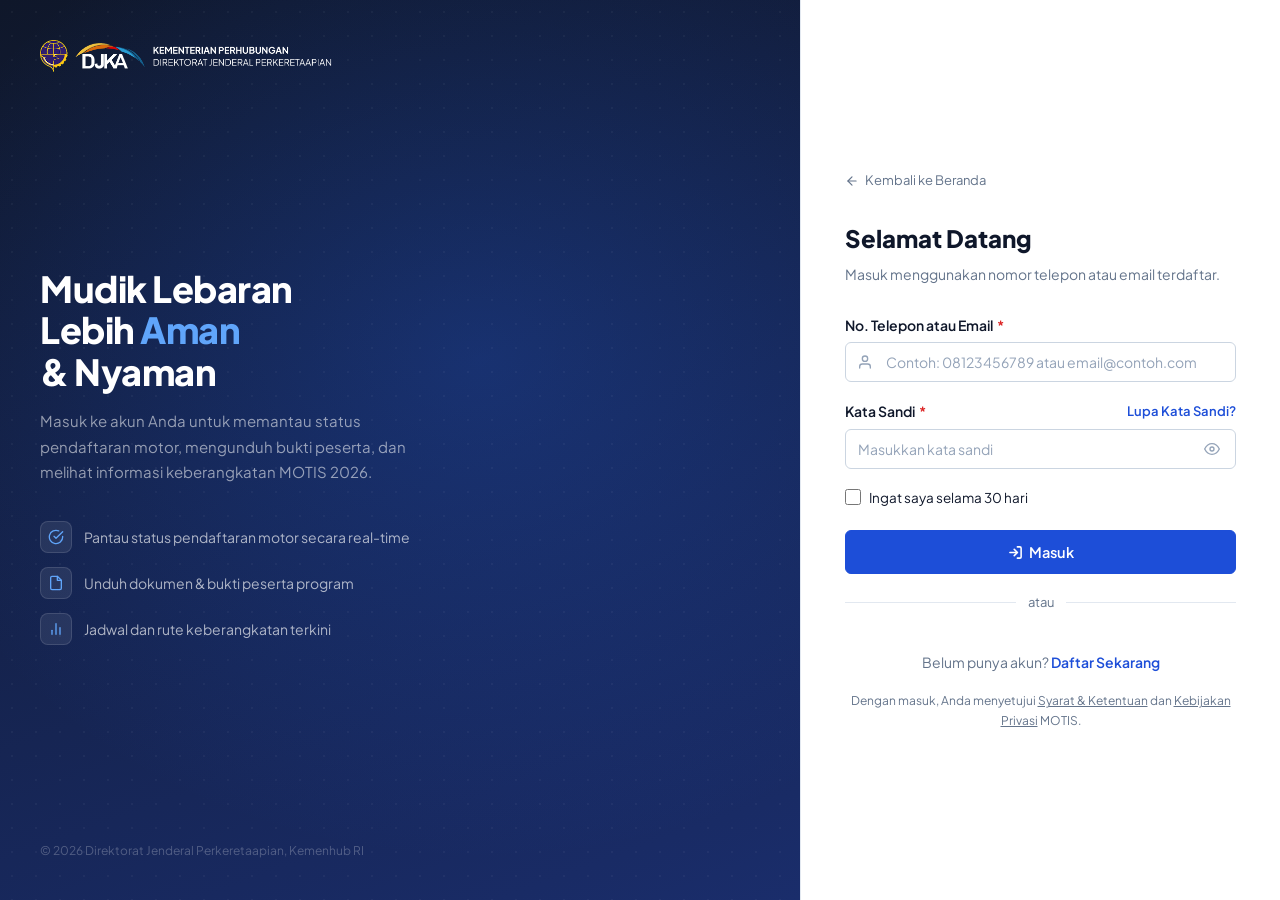
<file: login.html>
<!DOCTYPE html>
<html lang="id">
<head>
  <meta charset="UTF-8">
  <meta name="viewport" content="width=device-width, initial-scale=1.0">
  <title>Masuk – MOTIS | DJKA Kemenhub</title>
  <link rel="preconnect" href="https://fonts.googleapis.com">
  <link rel="preconnect" href="https://fonts.gstatic.com" crossorigin>
  <link href="https://fonts.googleapis.com/css2?family=Plus+Jakarta+Sans:wght@400;500;600;700;800&family=JetBrains+Mono:wght@400;500&display=swap" rel="stylesheet">
  <link rel="stylesheet" href="style.css">
  <style>
    body { background: var(--color-bg); min-height: 100vh; display: flex; flex-direction: column; }

    /* ── Auth Layout ──────────────────────────────────── */
    .auth-page {
      flex: 1;
      display: grid;
      grid-template-columns: 1fr 480px;
      min-height: 100vh;
    }

    /* Left panel – brand */
    .auth-brand {
      background: linear-gradient(160deg, var(--color-topbar-bg) 0%, #1a2d6b 100%);
      display: flex;
      flex-direction: column;
      padding: 40px;
      position: relative;
      overflow: hidden;
    }
    .auth-brand::before {
      content: '';
      position: absolute; inset: 0;
      background: radial-gradient(ellipse 600px 500px at 60% 40%, rgba(37,99,235,.25), transparent);
      pointer-events: none;
    }
    .auth-brand::after {
      content: '';
      position: absolute; inset: 0;
      background-image: radial-gradient(circle, rgba(255,255,255,.04) 1px, transparent 1px);
      background-size: 24px 24px;
      pointer-events: none;
    }
    .auth-brand-top {
      position: relative;
      z-index: 1;
      display: flex;
      align-items: center;
      gap: 10px;
      text-decoration: none;
    }
    .auth-brand-top .brand-name { color: #fff; font-size: 18px; font-weight: 800; }
    .auth-brand-top .brand-sub  { color: rgba(255,255,255,.4); font-size: 11px; }

    .auth-brand-content {
      flex: 1;
      display: flex;
      flex-direction: column;
      justify-content: center;
      position: relative;
      z-index: 1;
      padding: 20px 0;
    }
    .auth-brand-tagline {
      font-size: 36px;
      font-weight: 800;
      color: #fff;
      line-height: 1.15;
      margin-bottom: 16px;
      letter-spacing: -.5px;
    }
    .auth-brand-tagline span { color: #60A5FA; }
    .auth-brand-desc {
      font-size: 15px;
      color: rgba(255,255,255,.55);
      line-height: 1.7;
      max-width: 380px;
      margin-bottom: 36px;
    }
    .auth-features { display: flex; flex-direction: column; gap: 14px; }
    .auth-feature-item {
      display: flex;
      align-items: center;
      gap: 12px;
      font-size: 14px;
      color: rgba(255,255,255,.65);
    }
    .auth-feature-icon {
      width: 32px; height: 32px;
      background: rgba(255,255,255,.08);
      border: 1px solid rgba(255,255,255,.12);
      border-radius: 8px;
      display: flex; align-items: center; justify-content: center;
      color: #60A5FA; flex-shrink: 0;
    }
    .auth-feature-icon svg { width: 16px; height: 16px; }
    .auth-brand-footer {
      position: relative; z-index: 1;
      font-size: 12px; color: rgba(255,255,255,.25);
    }

    /* Right panel – form */
    .auth-form-panel {
      background: #fff;
      display: flex;
      flex-direction: column;
      justify-content: center;
      padding: 48px 44px;
      border-left: 1px solid var(--color-border);
    }
    .auth-form-header { margin-bottom: 28px; }
    .auth-form-title {
      font-size: 24px; font-weight: 800;
      color: var(--color-text); margin-bottom: 6px;
    }
    .auth-form-subtitle { font-size: 14px; color: var(--color-muted); }

    .form-stack { display: flex; flex-direction: column; gap: 18px; }
    .form-stack .btn-primary { width: 100%; height: 44px; font-size: 14.5px; margin-top: 4px; }

    /* Input with icon */
    .input-wrapper { position: relative; }
    .input-icon-l {
      position: absolute; left: 12px; top: 50%; transform: translateY(-50%);
      color: var(--gray-400); pointer-events: none; display: flex;
    }
    .input-icon-l svg { width: 16px; height: 16px; }
    .has-icon-l { padding-left: 40px; }

    /* Password toggle */
    .pw-toggle {
      position: absolute; right: 12px; top: 50%; transform: translateY(-50%);
      background: none; border: none; cursor: pointer;
      color: var(--gray-400); display: flex; padding: 4px; border-radius: 4px;
    }
    .pw-toggle:hover { color: var(--gray-600); }
    .pw-toggle svg { width: 16px; height: 16px; }

    /* Row flex */
    .form-row-between { display: flex; align-items: center; justify-content: space-between; }
    .forgot-link {
      font-size: 13px; font-weight: 600; color: var(--color-primary);
      background: none; border: none; cursor: pointer; padding: 0;
      font-family: var(--font-ui);
    }
    .forgot-link:hover { color: var(--color-primary-hover); text-decoration: underline; }

    /* Checkbox */
    .checkbox-row { display: flex; align-items: center; gap: 8px; cursor: pointer; }
    .checkbox-row input { width: 16px; height: 16px; accent-color: var(--color-primary); cursor: pointer; }
    .checkbox-label { font-size: 13.5px; color: var(--color-text); cursor: pointer; }

    /* Alert */
    .alert {
      display: flex; align-items: flex-start; gap: 10px;
      padding: 12px 14px; border-radius: var(--radius-card); font-size: 13.5px;
    }
    .alert svg { width: 16px; height: 16px; flex-shrink: 0; margin-top: 1px; }
    .alert-danger { background: var(--color-danger-bg); border: 1px solid #FECACA; color: #991B1B; }

    /* Auth footer */
    .auth-footer { margin-top: 20px; text-align: center; }
    .auth-footer p { font-size: 14px; color: var(--color-muted); }
    .auth-footer a { font-weight: 600; color: var(--color-primary); }
    .auth-footer a:hover { color: var(--color-primary-hover); }

    /* Back link */
    .back-home {
      display: inline-flex; align-items: center; gap: 6px;
      font-size: 13px; color: var(--color-muted); text-decoration: none;
      margin-bottom: 28px; transition: color .15s;
    }
    .back-home:hover { color: var(--color-text); }
    .back-home svg { width: 14px; height: 14px; }

    /* ── Modal (Lupa Kata Sandi) ──────────────────────── */
    .modal-overlay {
      position: fixed; inset: 0; z-index: 200;
      background: rgba(15,23,42,.55);
      backdrop-filter: blur(4px);
      display: flex; align-items: center; justify-content: center;
      padding: 20px;
      opacity: 0; pointer-events: none;
      transition: opacity .2s ease;
    }
    .modal-overlay.is-open { opacity: 1; pointer-events: auto; }
    .modal-box {
      background: #fff;
      border-radius: var(--radius-modal);
      padding: 32px;
      width: 100%;
      max-width: 420px;
      box-shadow: var(--shadow-xl);
      transform: translateY(12px);
      transition: transform .25s ease;
      position: relative;
    }
    .modal-overlay.is-open .modal-box { transform: translateY(0); }
    .modal-close {
      position: absolute; top: 14px; right: 14px;
      background: var(--gray-100); border: none; cursor: pointer;
      width: 28px; height: 28px; border-radius: 50%;
      display: flex; align-items: center; justify-content: center;
      color: var(--gray-500); transition: background .15s;
    }
    .modal-close:hover { background: var(--gray-200); }
    .modal-close svg { width: 14px; height: 14px; }
    .modal-icon {
      width: 52px; height: 52px; border-radius: 12px;
      display: flex; align-items: center; justify-content: center;
      margin: 0 auto 16px;
    }
    .modal-icon.warning { background: var(--color-warning-bg); color: var(--color-warning); }
    .modal-icon svg { width: 26px; height: 26px; }
    .modal-title { font-size: 20px; font-weight: 800; text-align: center; margin-bottom: 6px; }
    .modal-desc { font-size: 13.5px; color: var(--color-muted); text-align: center; line-height: 1.6; margin-bottom: 24px; }
    .modal-success {
      display: flex; gap: 10px; align-items: flex-start;
      background: var(--color-success-bg);
      border: 1px solid #BBF7D0;
      border-radius: var(--radius-card);
      padding: 12px 14px;
      font-size: 13.5px;
      color: #14532D;
    }
    .modal-success svg { width: 16px; height: 16px; flex-shrink: 0; margin-top: 1px; color: var(--color-success); }

    /* Responsive */
    @media (max-width: 900px) {
      .auth-page { grid-template-columns: 1fr; }
      .auth-brand { display: none; }
      .auth-form-panel { padding: 40px 28px; min-height: 100vh; }
    }
    @media (max-width: 480px) {
      .auth-form-panel { padding: 28px 20px; }
    }

    .hidden { display: none !important; }
    @keyframes spin { from { transform: rotate(0deg); } to { transform: rotate(360deg); } }
  </style>
</head>
<body>
<div class="auth-page">

  <!-- Brand Left Panel -->
  <div class="auth-brand">
    <a href="index.html" class="auth-brand-top">
      <img src="logo-kemenhub.png" alt="Logo Kemenhub" class="brand-logo-img">
    </a>
    <div class="auth-brand-content">
      <h1 class="auth-brand-tagline">
        Mudik Lebaran<br>
        Lebih <span>Aman</span><br>
        & Nyaman
      </h1>
      <p class="auth-brand-desc">
        Masuk ke akun Anda untuk memantau status pendaftaran motor, mengunduh bukti peserta, dan melihat informasi keberangkatan MOTIS 2026.
      </p>
      <div class="auth-features">
        <div class="auth-feature-item">
          <div class="auth-feature-icon">
            <svg xmlns="http://www.w3.org/2000/svg" viewBox="0 0 24 24" fill="none" stroke="currentColor" stroke-width="2" stroke-linecap="round" stroke-linejoin="round"><path d="M22 11.08V12a10 10 0 1 1-5.93-9.14"/><polyline points="22 4 12 14.01 9 11.01"/></svg>
          </div>
          Pantau status pendaftaran motor secara real-time
        </div>
        <div class="auth-feature-item">
          <div class="auth-feature-icon">
            <svg xmlns="http://www.w3.org/2000/svg" viewBox="0 0 24 24" fill="none" stroke="currentColor" stroke-width="2" stroke-linecap="round" stroke-linejoin="round"><path d="M14 2H6a2 2 0 0 0-2 2v16a2 2 0 0 0 2 2h12a2 2 0 0 0 2-2V8z"/><polyline points="14 2 14 8 20 8"/></svg>
          </div>
          Unduh dokumen & bukti peserta program
        </div>
        <div class="auth-feature-item">
          <div class="auth-feature-icon">
            <svg xmlns="http://www.w3.org/2000/svg" viewBox="0 0 24 24" fill="none" stroke="currentColor" stroke-width="2" stroke-linecap="round" stroke-linejoin="round"><path d="M18 20V10"/><path d="M12 20V4"/><path d="M6 20v-6"/></svg>
          </div>
          Jadwal dan rute keberangkatan terkini
        </div>
      </div>
    </div>
    <div class="auth-brand-footer">© 2026 Direktorat Jenderal Perkeretaapian, Kemenhub RI</div>
  </div>

  <!-- Form Right Panel -->
  <div class="auth-form-panel">
    <a href="index.html" class="back-home">
      <svg xmlns="http://www.w3.org/2000/svg" viewBox="0 0 24 24" fill="none" stroke="currentColor" stroke-width="2" stroke-linecap="round" stroke-linejoin="round"><line x1="19" y1="12" x2="5" y2="12"/><polyline points="12 19 5 12 12 5"/></svg>
      Kembali ke Beranda
    </a>

    <div class="auth-form-header">
      <h2 class="auth-form-title">Selamat Datang</h2>
      <p class="auth-form-subtitle">Masuk menggunakan nomor telepon atau email terdaftar.</p>
    </div>

    <!-- Error alert -->
    <div class="alert alert-danger hidden" id="loginAlert" style="margin-bottom:16px">
      <svg xmlns="http://www.w3.org/2000/svg" viewBox="0 0 24 24" fill="none" stroke="currentColor" stroke-width="2" stroke-linecap="round" stroke-linejoin="round"><circle cx="12" cy="12" r="10"/><line x1="12" y1="8" x2="12" y2="12"/><line x1="12" y1="16" x2="12.01" y2="16"/></svg>
      <span>Nomor telepon/email atau kata sandi tidak sesuai. Periksa kembali dan coba lagi.</span>
    </div>

    <form class="form-stack" id="loginForm" novalidate>

      <!-- Identity: No. HP atau Email -->
      <div class="form-group">
        <label class="form-label" for="identity">
          No. Telepon atau Email <span class="required">*</span>
        </label>
        <div class="input-wrapper">
          <span class="input-icon-l">
            <svg xmlns="http://www.w3.org/2000/svg" viewBox="0 0 24 24" fill="none" stroke="currentColor" stroke-width="2" stroke-linecap="round" stroke-linejoin="round"><path d="M20 21v-2a4 4 0 0 0-4-4H8a4 4 0 0 0-4 4v2"/><circle cx="12" cy="7" r="4"/></svg>
          </span>
          <input
            class="form-input has-icon-l"
            id="identity"
            type="text"
            name="identity"
            autocomplete="username"
            placeholder="Contoh: 08123456789 atau email@contoh.com"
            required
          >
        </div>
        <span class="form-error hidden" id="identityError">
          <svg xmlns="http://www.w3.org/2000/svg" viewBox="0 0 24 24" fill="none" stroke="currentColor" stroke-width="2.5" stroke-linecap="round" stroke-linejoin="round"><circle cx="12" cy="12" r="10"/><line x1="12" y1="8" x2="12" y2="12"/><line x1="12" y1="16" x2="12.01" y2="16"/></svg>
          Masukkan nomor telepon atau email yang valid.
        </span>
      </div>

      <!-- Password -->
      <div class="form-group">
        <div class="form-row-between">
          <label class="form-label" for="password">Kata Sandi <span class="required">*</span></label>
          <button type="button" class="forgot-link" id="forgotBtn">Lupa Kata Sandi?</button>
        </div>
        <div class="input-wrapper">
          <input
            class="form-input"
            id="password"
            type="password"
            name="password"
            autocomplete="current-password"
            placeholder="Masukkan kata sandi"
            style="padding-right:44px"
            required
          >
          <button type="button" class="pw-toggle" id="pwToggle" aria-label="Tampilkan kata sandi">
            <svg id="eyeIcon" xmlns="http://www.w3.org/2000/svg" viewBox="0 0 24 24" fill="none" stroke="currentColor" stroke-width="2" stroke-linecap="round" stroke-linejoin="round"><path d="M1 12s4-8 11-8 11 8 11 8-4 8-11 8-11-8-11-8z"/><circle cx="12" cy="12" r="3"/></svg>
            <svg id="eyeOffIcon" xmlns="http://www.w3.org/2000/svg" viewBox="0 0 24 24" fill="none" stroke="currentColor" stroke-width="2" stroke-linecap="round" stroke-linejoin="round" style="display:none"><path d="M17.94 17.94A10.07 10.07 0 0 1 12 20c-7 0-11-8-11-8a18.45 18.45 0 0 1 5.06-5.94M9.9 4.24A9.12 9.12 0 0 1 12 4c7 0 11 8 11 8a18.5 18.5 0 0 1-2.16 3.19m-6.72-1.07a3 3 0 1 1-4.24-4.24"/><line x1="1" y1="1" x2="23" y2="23"/></svg>
          </button>
        </div>
        <span class="form-error hidden" id="passwordError">
          <svg xmlns="http://www.w3.org/2000/svg" viewBox="0 0 24 24" fill="none" stroke="currentColor" stroke-width="2.5" stroke-linecap="round" stroke-linejoin="round"><circle cx="12" cy="12" r="10"/><line x1="12" y1="8" x2="12" y2="12"/><line x1="12" y1="16" x2="12.01" y2="16"/></svg>
          Kata sandi tidak boleh kosong.
        </span>
      </div>

      <!-- Remember me -->
      <label class="checkbox-row">
        <input type="checkbox" id="remember" name="remember">
        <span class="checkbox-label">Ingat saya selama 30 hari</span>
      </label>

      <button type="submit" class="btn btn-primary" id="submitBtn">
        <svg xmlns="http://www.w3.org/2000/svg" width="16" height="16" viewBox="0 0 24 24" fill="none" stroke="currentColor" stroke-width="2.5" stroke-linecap="round" stroke-linejoin="round"><path d="M15 3h4a2 2 0 0 1 2 2v14a2 2 0 0 1-2 2h-4"/><polyline points="10 17 15 12 10 7"/><line x1="15" y1="12" x2="3" y2="12"/></svg>
        Masuk
      </button>

      <div class="divider">atau</div>

      <div class="auth-footer">
        <p>Belum punya akun? <a href="register.html">Daftar Sekarang</a></p>
      </div>

      <p style="text-align:center;font-size:12px;color:var(--color-muted);">
        Dengan masuk, Anda menyetujui
        <a href="#" style="color:var(--color-muted);text-decoration:underline">Syarat & Ketentuan</a>
        dan
        <a href="#" style="color:var(--color-muted);text-decoration:underline">Kebijakan Privasi</a>
        MOTIS.
      </p>
    </form>
  </div>
</div>

<!-- ── Modal Lupa Kata Sandi ───────────────────────────── -->
<div class="modal-overlay" id="forgotModal" role="dialog" aria-modal="true" aria-labelledby="forgotTitle">
  <div class="modal-box">
    <button class="modal-close" id="modalClose" aria-label="Tutup">
      <svg xmlns="http://www.w3.org/2000/svg" viewBox="0 0 24 24" fill="none" stroke="currentColor" stroke-width="2.5" stroke-linecap="round" stroke-linejoin="round"><line x1="18" y1="6" x2="6" y2="18"/><line x1="6" y1="6" x2="18" y2="18"/></svg>
    </button>

    <div class="modal-icon warning">
      <svg xmlns="http://www.w3.org/2000/svg" viewBox="0 0 24 24" fill="none" stroke="currentColor" stroke-width="2" stroke-linecap="round" stroke-linejoin="round"><rect x="3" y="11" width="18" height="11" rx="2" ry="2"/><path d="M7 11V7a5 5 0 0 1 10 0v4"/></svg>
    </div>
    <h3 class="modal-title" id="forgotTitle">Lupa Kata Sandi?</h3>
    <p class="modal-desc">
      Masukkan email atau nomor telepon terdaftar. Kami akan mengirimkan tautan untuk mereset kata sandi Anda.
    </p>

    <!-- Reset form -->
    <form id="forgotForm" novalidate style="display:flex;flex-direction:column;gap:14px;">
      <div class="form-group">
        <label class="form-label" for="resetIdentity">Email atau No. Telepon <span class="required">*</span></label>
        <div class="input-wrapper">
          <span class="input-icon-l">
            <svg xmlns="http://www.w3.org/2000/svg" viewBox="0 0 24 24" fill="none" stroke="currentColor" stroke-width="2" stroke-linecap="round" stroke-linejoin="round"><path d="M4 4h16c1.1 0 2 .9 2 2v12c0 1.1-.9 2-2 2H4c-1.1 0-2-.9-2-2V6c0-1.1.9-2 2-2z"/><polyline points="22,6 12,13 2,6"/></svg>
          </span>
          <input
            class="form-input has-icon-l"
            id="resetIdentity"
            type="text"
            placeholder="email@contoh.com atau 0812xxxx"
          >
        </div>
        <span class="form-error hidden" id="resetError">
          <svg xmlns="http://www.w3.org/2000/svg" viewBox="0 0 24 24" fill="none" stroke="currentColor" stroke-width="2.5" stroke-linecap="round" stroke-linejoin="round"><circle cx="12" cy="12" r="10"/><line x1="12" y1="8" x2="12" y2="12"/><line x1="12" y1="16" x2="12.01" y2="16"/></svg>
          Kolom ini wajib diisi.
        </span>
      </div>
      <button type="submit" class="btn btn-primary" id="resetBtn" style="height:42px;font-size:14px;width:100%;">
        <svg xmlns="http://www.w3.org/2000/svg" width="16" height="16" viewBox="0 0 24 24" fill="none" stroke="currentColor" stroke-width="2.5" stroke-linecap="round" stroke-linejoin="round"><path d="M4 4h16c1.1 0 2 .9 2 2v12c0 1.1-.9 2-2 2H4c-1.1 0-2-.9-2-2V6c0-1.1.9-2 2-2z"/><polyline points="22,6 12,13 2,6"/></svg>
        Kirim Tautan Reset
      </button>
    </form>

    <!-- Success message (hidden by default) -->
    <div class="modal-success hidden" id="resetSuccess">
      <svg xmlns="http://www.w3.org/2000/svg" viewBox="0 0 24 24" fill="none" stroke="currentColor" stroke-width="2" stroke-linecap="round" stroke-linejoin="round"><path d="M22 11.08V12a10 10 0 1 1-5.93-9.14"/><polyline points="22 4 12 14.01 9 11.01"/></svg>
      <span>Tautan reset kata sandi telah dikirim. Periksa email atau SMS Anda dalam beberapa menit.</span>
    </div>
  </div>
</div>

<script>
  // ── Password toggle ──────────────────────────────────
  const pwToggle = document.getElementById('pwToggle');
  const pwInput  = document.getElementById('password');
  pwToggle.addEventListener('click', () => {
    const hidden = pwInput.type === 'password';
    pwInput.type = hidden ? 'text' : 'password';
    document.getElementById('eyeIcon').style.display   = hidden ? 'none' : '';
    document.getElementById('eyeOffIcon').style.display = hidden ? '' : 'none';
  });

  // ── Login form ───────────────────────────────────────
  const form        = document.getElementById('loginForm');
  const identityEl  = document.getElementById('identity');
  const passwordEl  = document.getElementById('password');
  const identityErr = document.getElementById('identityError');
  const passwordErr = document.getElementById('passwordError');
  const loginAlert  = document.getElementById('loginAlert');
  const submitBtn   = document.getElementById('submitBtn');

  function setErr(input, errEl, show) {
    input.classList.toggle('is-error', show);
    errEl.classList.toggle('hidden', !show);
  }

  identityEl.addEventListener('blur', () => setErr(identityEl, identityErr, !identityEl.value.trim()));
  passwordEl.addEventListener('blur', () => setErr(passwordEl, passwordErr, !passwordEl.value));

  form.addEventListener('submit', e => {
    e.preventDefault();
    loginAlert.classList.add('hidden');
    const idOk = !!identityEl.value.trim();
    const pwOk = !!passwordEl.value;
    setErr(identityEl, identityErr, !idOk);
    setErr(passwordEl, passwordErr, !pwOk);
    if (!idOk || !pwOk) return;

    submitBtn.disabled = true;
    submitBtn.innerHTML = `<svg xmlns="http://www.w3.org/2000/svg" width="16" height="16" viewBox="0 0 24 24" fill="none" stroke="currentColor" stroke-width="2.5" style="animation:spin .7s linear infinite"><line x1="12" y1="2" x2="12" y2="6"/><line x1="12" y1="18" x2="12" y2="22"/><line x1="4.93" y1="4.93" x2="7.76" y2="7.76"/><line x1="16.24" y1="16.24" x2="19.07" y2="19.07"/><line x1="2" y1="12" x2="6" y2="12"/><line x1="18" y1="12" x2="22" y2="12"/><line x1="4.93" y1="19.07" x2="7.76" y2="16.24"/><line x1="16.24" y1="7.76" x2="19.07" y2="4.93"/></svg> Memproses...`;
    setTimeout(() => {
      submitBtn.disabled = false;
      submitBtn.innerHTML = `<svg xmlns="http://www.w3.org/2000/svg" width="16" height="16" viewBox="0 0 24 24" fill="none" stroke="currentColor" stroke-width="2.5" stroke-linecap="round" stroke-linejoin="round"><path d="M15 3h4a2 2 0 0 1 2 2v14a2 2 0 0 1-2 2h-4"/><polyline points="10 17 15 12 10 7"/><line x1="15" y1="12" x2="3" y2="12"/></svg> Masuk`;
      // Demo: simpan user ke localStorage dan redirect
      const user = { identity: identityEl.value.trim(), loginAt: new Date().toISOString() };
      localStorage.setItem('motis_user', JSON.stringify(user));
      window.location.href = 'dashboard.html';
    }, 1200);
  });

  // ── Forgot password modal ────────────────────────────
  const modal      = document.getElementById('forgotModal');
  const forgotBtn  = document.getElementById('forgotBtn');
  const modalClose = document.getElementById('modalClose');
  const forgotForm = document.getElementById('forgotForm');
  const resetErr   = document.getElementById('resetError');
  const resetSucc  = document.getElementById('resetSuccess');
  const resetBtn   = document.getElementById('resetBtn');
  const resetInput = document.getElementById('resetIdentity');

  function openModal() {
    forgotForm.style.display = '';
    resetSucc.classList.add('hidden');
    resetErr.classList.add('hidden');
    resetInput.value = '';
    resetInput.classList.remove('is-error');
    modal.classList.add('is-open');
    resetInput.focus();
  }
  function closeModal() { modal.classList.remove('is-open'); }

  forgotBtn.addEventListener('click', openModal);
  modalClose.addEventListener('click', closeModal);
  modal.addEventListener('click', e => { if (e.target === modal) closeModal(); });
  document.addEventListener('keydown', e => { if (e.key === 'Escape') closeModal(); });

  forgotForm.addEventListener('submit', e => {
    e.preventDefault();
    if (!resetInput.value.trim()) {
      resetInput.classList.add('is-error');
      resetErr.classList.remove('hidden');
      return;
    }
    resetInput.classList.remove('is-error');
    resetErr.classList.add('hidden');
    resetBtn.disabled = true;
    resetBtn.innerHTML = `<svg xmlns="http://www.w3.org/2000/svg" width="16" height="16" viewBox="0 0 24 24" fill="none" stroke="currentColor" stroke-width="2.5" style="animation:spin .7s linear infinite"><line x1="12" y1="2" x2="12" y2="6"/><line x1="12" y1="18" x2="12" y2="22"/><line x1="4.93" y1="4.93" x2="7.76" y2="7.76"/><line x1="16.24" y1="16.24" x2="19.07" y2="19.07"/><line x1="2" y1="12" x2="6" y2="12"/><line x1="18" y1="12" x2="22" y2="12"/><line x1="4.93" y1="19.07" x2="7.76" y2="16.24"/><line x1="16.24" y1="7.76" x2="19.07" y2="4.93"/></svg> Mengirim...`;
    setTimeout(() => {
      forgotForm.style.display = 'none';
      resetSucc.classList.remove('hidden');
      resetBtn.disabled = false;
      resetBtn.innerHTML = `<svg xmlns="http://www.w3.org/2000/svg" width="16" height="16" viewBox="0 0 24 24" fill="none" stroke="currentColor" stroke-width="2.5" stroke-linecap="round" stroke-linejoin="round"><path d="M4 4h16c1.1 0 2 .9 2 2v12c0 1.1-.9 2-2 2H4c-1.1 0-2-.9-2-2V6c0-1.1.9-2 2-2z"/><polyline points="22,6 12,13 2,6"/></svg> Kirim Tautan Reset`;
    }, 1500);
  });
</script>
</body>
</html>
</file>
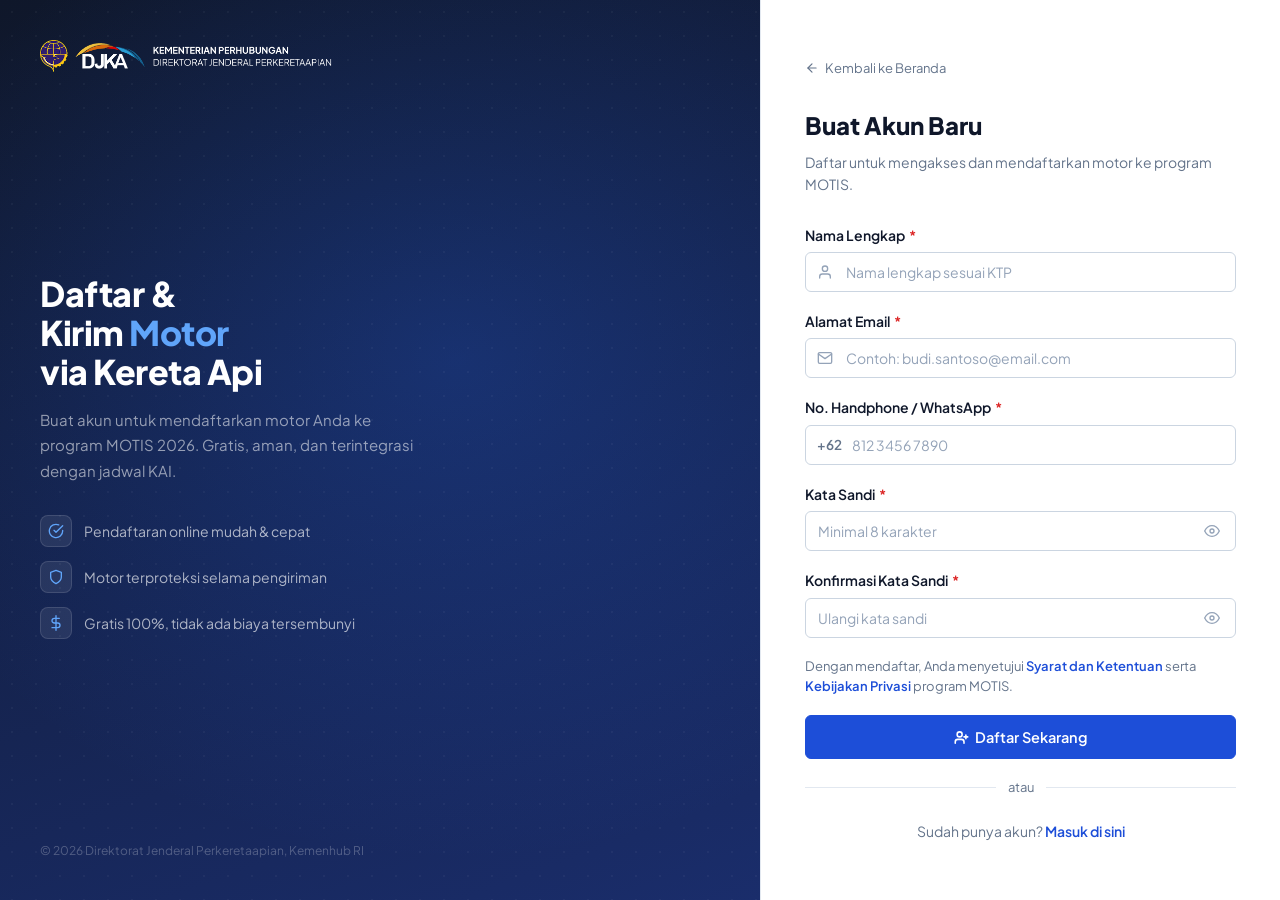
<file: register.html>
<!DOCTYPE html>
<html lang="id">
<head>
  <meta charset="UTF-8">
  <meta name="viewport" content="width=device-width, initial-scale=1.0">
  <title>Daftar Peserta – MOTIS | DJKA Kemenhub</title>
  <link rel="preconnect" href="https://fonts.googleapis.com">
  <link rel="preconnect" href="https://fonts.gstatic.com" crossorigin>
  <link href="https://fonts.googleapis.com/css2?family=Plus+Jakarta+Sans:wght@400;500;600;700;800&family=JetBrains+Mono:wght@400;500&display=swap" rel="stylesheet">
  <link rel="stylesheet" href="style.css">
  <style>
    body { background: var(--color-bg); min-height: 100vh; display: flex; flex-direction: column; }

    /* ── Auth Layout ──────────────────────────────────── */
    .auth-page {
      flex: 1;
      display: grid;
      grid-template-columns: 1fr 520px;
      min-height: 100vh;
    }

    /* Left panel – brand */
    .auth-brand {
      background: linear-gradient(160deg, var(--color-topbar-bg) 0%, #1a2d6b 100%);
      display: flex;
      flex-direction: column;
      padding: 40px;
      position: relative;
      overflow: hidden;
    }
    .auth-brand::before {
      content: '';
      position: absolute; inset: 0;
      background: radial-gradient(ellipse 600px 500px at 60% 40%, rgba(37,99,235,.25), transparent);
      pointer-events: none;
    }
    .auth-brand::after {
      content: '';
      position: absolute; inset: 0;
      background-image: radial-gradient(circle, rgba(255,255,255,.04) 1px, transparent 1px);
      background-size: 24px 24px;
      pointer-events: none;
    }
    .auth-brand-top {
      position: relative; z-index: 1;
      display: flex; align-items: center; gap: 10px;
      text-decoration: none;
    }
    .auth-brand-top .brand-name { color: #fff; font-size: 18px; font-weight: 800; }
    .auth-brand-top .brand-sub  { color: rgba(255,255,255,.4); font-size: 11px; }
    .auth-brand-content {
      flex: 1; display: flex; flex-direction: column;
      justify-content: center; position: relative; z-index: 1; padding: 20px 0;
    }
    .auth-brand-tagline {
      font-size: 34px; font-weight: 800; color: #fff;
      line-height: 1.15; margin-bottom: 16px; letter-spacing: -.5px;
    }
    .auth-brand-tagline span { color: #60A5FA; }
    .auth-brand-desc { font-size: 15px; color: rgba(255,255,255,.55); line-height: 1.7; max-width: 380px; margin-bottom: 32px; }
    .auth-features { display: flex; flex-direction: column; gap: 14px; }
    .auth-feature-item { display: flex; align-items: center; gap: 12px; font-size: 14px; color: rgba(255,255,255,.65); }
    .auth-feature-icon {
      width: 32px; height: 32px;
      background: rgba(255,255,255,.08); border: 1px solid rgba(255,255,255,.12);
      border-radius: 8px; display: flex; align-items: center; justify-content: center;
      color: #60A5FA; flex-shrink: 0;
    }
    .auth-feature-icon svg { width: 16px; height: 16px; }
    .auth-brand-footer { position: relative; z-index: 1; font-size: 12px; color: rgba(255,255,255,.25); }

    /* Right panel – form */
    .auth-form-panel {
      background: #fff;
      display: flex;
      flex-direction: column;
      justify-content: center;
      padding: 48px 44px;
      border-left: 1px solid var(--color-border);
      overflow-y: auto;
    }
    .auth-form-header { margin-bottom: 28px; }
    .auth-form-title { font-size: 24px; font-weight: 800; color: var(--color-text); margin-bottom: 6px; }
    .auth-form-subtitle { font-size: 14px; color: var(--color-muted); }

    /* Form elements */
    .form-stack { display: flex; flex-direction: column; gap: 18px; }

    /* Input with icon */
    .input-wrapper { position: relative; }
    .input-icon-l {
      position: absolute; left: 12px; top: 50%; transform: translateY(-50%);
      color: var(--gray-400); pointer-events: none; display: flex;
    }
    .input-icon-l svg { width: 16px; height: 16px; }
    .has-icon-l { padding-left: 40px; }

    /* Phone prefix */
    .phone-prefix {
      position: absolute; left: 12px; top: 50%; transform: translateY(-50%);
      font-size: 13.5px; font-weight: 600; color: var(--gray-500);
      pointer-events: none; line-height: 1;
    }
    .has-prefix { padding-left: 46px; }

    /* Password toggle */
    .pw-toggle {
      position: absolute; right: 12px; top: 50%; transform: translateY(-50%);
      background: none; border: none; cursor: pointer;
      color: var(--gray-400); display: flex; padding: 4px; border-radius: 4px;
    }
    .pw-toggle:hover { color: var(--gray-600); }
    .pw-toggle svg { width: 16px; height: 16px; }

    /* Password strength */
    .pw-strength-bars { display: flex; gap: 4px; margin-bottom: 4px; }
    .pw-bar { height: 4px; flex: 1; border-radius: 2px; background: var(--gray-200); transition: background .3s; }
    .pw-strength-label { font-size: 12px; color: var(--color-muted); }

    /* Terms text */
    .terms-text { font-size: 13px; color: var(--color-muted); line-height: 1.6; }
    .terms-text a { color: var(--color-primary); font-weight: 600; }
    .terms-text a:hover { color: var(--color-primary-hover); }

    /* Submit button */
    .btn-submit { width: 100%; height: 44px; font-size: 14.5px; }

    /* Divider & footer */
    .auth-footer { margin-top: 4px; text-align: center; }
    .auth-footer p { font-size: 14px; color: var(--color-muted); }
    .auth-footer a { font-weight: 600; color: var(--color-primary); }
    .auth-footer a:hover { color: var(--color-primary-hover); }

    /* Back link */
    .back-home {
      display: inline-flex; align-items: center; gap: 6px;
      font-size: 13px; color: var(--color-muted); text-decoration: none;
      margin-bottom: 28px; transition: color .15s;
    }
    .back-home:hover { color: var(--color-text); }
    .back-home svg { width: 14px; height: 14px; }

    /* ── Success Modal ────────────────────────────────── */
    .modal-overlay {
      position: fixed; inset: 0; z-index: 200;
      background: rgba(15,23,42,.55);
      backdrop-filter: blur(4px);
      display: flex; align-items: center; justify-content: center;
      padding: 20px;
      opacity: 0; pointer-events: none;
      transition: opacity .2s ease;
    }
    .modal-overlay.is-open { opacity: 1; pointer-events: auto; }
    .modal-box {
      background: #fff;
      border-radius: var(--radius-modal);
      padding: 36px 32px;
      width: 100%;
      max-width: 420px;
      box-shadow: var(--shadow-xl);
      transform: translateY(12px);
      transition: transform .25s ease;
      text-align: center;
    }
    .modal-overlay.is-open .modal-box { transform: translateY(0); }
    .modal-success-icon {
      width: 72px; height: 72px;
      background: var(--color-success-bg);
      border-radius: 50%;
      display: flex; align-items: center; justify-content: center;
      margin: 0 auto 20px;
      color: var(--color-success);
    }
    .modal-success-icon svg { width: 36px; height: 36px; }
    .modal-title { font-size: 22px; font-weight: 800; color: var(--color-text); margin-bottom: 8px; }
    .modal-desc { font-size: 14px; color: var(--color-muted); line-height: 1.7; margin-bottom: 24px; }

    /* Responsive */
    @media (max-width: 1000px) {
      .auth-page { grid-template-columns: 1fr; }
      .auth-brand { display: none; }
      .auth-form-panel { padding: 40px 28px; min-height: 100vh; }
    }
    @media (max-width: 480px) {
      .auth-form-panel { padding: 28px 20px; }
    }

    .hidden { display: none !important; }
    @keyframes spin { from { transform: rotate(0deg); } to { transform: rotate(360deg); } }
  </style>
</head>
<body>
<div class="auth-page">

  <!-- Brand Left Panel -->
  <div class="auth-brand">
    <a href="index.html" class="auth-brand-top">
      <img src="logo-kemenhub.png" alt="Logo Kemenhub" class="brand-logo-img">
    </a>
    <div class="auth-brand-content">
      <h1 class="auth-brand-tagline">
        Daftar &<br>
        Kirim <span>Motor</span><br>
        via Kereta Api
      </h1>
      <p class="auth-brand-desc">
        Buat akun untuk mendaftarkan motor Anda ke program MOTIS 2026. Gratis, aman, dan terintegrasi dengan jadwal KAI.
      </p>
      <div class="auth-features">
        <div class="auth-feature-item">
          <div class="auth-feature-icon">
            <svg xmlns="http://www.w3.org/2000/svg" viewBox="0 0 24 24" fill="none" stroke="currentColor" stroke-width="2" stroke-linecap="round" stroke-linejoin="round"><path d="M22 11.08V12a10 10 0 1 1-5.93-9.14"/><polyline points="22 4 12 14.01 9 11.01"/></svg>
          </div>
          Pendaftaran online mudah & cepat
        </div>
        <div class="auth-feature-item">
          <div class="auth-feature-icon">
            <svg xmlns="http://www.w3.org/2000/svg" viewBox="0 0 24 24" fill="none" stroke="currentColor" stroke-width="2" stroke-linecap="round" stroke-linejoin="round"><path d="M12 22s8-4 8-10V5l-8-3-8 3v7c0 6 8 10 8 10z"/></svg>
          </div>
          Motor terproteksi selama pengiriman
        </div>
        <div class="auth-feature-item">
          <div class="auth-feature-icon">
            <svg xmlns="http://www.w3.org/2000/svg" viewBox="0 0 24 24" fill="none" stroke="currentColor" stroke-width="2" stroke-linecap="round" stroke-linejoin="round"><line x1="12" y1="1" x2="12" y2="23"/><path d="M17 5H9.5a3.5 3.5 0 0 0 0 7h5a3.5 3.5 0 0 1 0 7H6"/></svg>
          </div>
          Gratis 100%, tidak ada biaya tersembunyi
        </div>
      </div>
    </div>
    <div class="auth-brand-footer">© 2026 Direktorat Jenderal Perkeretaapian, Kemenhub RI</div>
  </div>

  <!-- Form Right Panel -->
  <div class="auth-form-panel">
    <a href="index.html" class="back-home">
      <svg xmlns="http://www.w3.org/2000/svg" viewBox="0 0 24 24" fill="none" stroke="currentColor" stroke-width="2" stroke-linecap="round" stroke-linejoin="round"><line x1="19" y1="12" x2="5" y2="12"/><polyline points="12 19 5 12 12 5"/></svg>
      Kembali ke Beranda
    </a>

    <div class="auth-form-header">
      <h2 class="auth-form-title">Buat Akun Baru</h2>
      <p class="auth-form-subtitle">Daftar untuk mengakses dan mendaftarkan motor ke program MOTIS.</p>
    </div>

    <form class="form-stack" id="registerForm" novalidate>

      <!-- Nama Lengkap -->
      <div class="form-group">
        <label class="form-label" for="fullName">
          Nama Lengkap <span class="required">*</span>
        </label>
        <div class="input-wrapper">
          <span class="input-icon-l">
            <svg xmlns="http://www.w3.org/2000/svg" viewBox="0 0 24 24" fill="none" stroke="currentColor" stroke-width="2" stroke-linecap="round" stroke-linejoin="round"><path d="M20 21v-2a4 4 0 0 0-4-4H8a4 4 0 0 0-4 4v2"/><circle cx="12" cy="7" r="4"/></svg>
          </span>
          <input
            class="form-input has-icon-l"
            id="fullName"
            type="text"
            name="fullName"
            autocomplete="name"
            placeholder="Nama lengkap sesuai KTP"
            required
          >
        </div>
        <span class="form-error hidden" id="fullNameError">
          <svg xmlns="http://www.w3.org/2000/svg" viewBox="0 0 24 24" fill="none" stroke="currentColor" stroke-width="2.5" stroke-linecap="round" stroke-linejoin="round"><circle cx="12" cy="12" r="10"/><line x1="12" y1="8" x2="12" y2="12"/><line x1="12" y1="16" x2="12.01" y2="16"/></svg>
          Nama lengkap wajib diisi.
        </span>
      </div>

      <!-- Email -->
      <div class="form-group">
        <label class="form-label" for="email">
          Alamat Email <span class="required">*</span>
        </label>
        <div class="input-wrapper">
          <span class="input-icon-l">
            <svg xmlns="http://www.w3.org/2000/svg" viewBox="0 0 24 24" fill="none" stroke="currentColor" stroke-width="2" stroke-linecap="round" stroke-linejoin="round"><path d="M4 4h16c1.1 0 2 .9 2 2v12c0 1.1-.9 2-2 2H4c-1.1 0-2-.9-2-2V6c0-1.1.9-2 2-2z"/><polyline points="22,6 12,13 2,6"/></svg>
          </span>
          <input
            class="form-input has-icon-l"
            id="email"
            type="email"
            name="email"
            autocomplete="email"
            placeholder="Contoh: budi.santoso@email.com"
            required
          >
        </div>
        <span class="form-error hidden" id="emailError">
          <svg xmlns="http://www.w3.org/2000/svg" viewBox="0 0 24 24" fill="none" stroke="currentColor" stroke-width="2.5" stroke-linecap="round" stroke-linejoin="round"><circle cx="12" cy="12" r="10"/><line x1="12" y1="8" x2="12" y2="12"/><line x1="12" y1="16" x2="12.01" y2="16"/></svg>
          Masukkan alamat email yang valid.
        </span>
      </div>

      <!-- No. Handphone -->
      <div class="form-group">
        <label class="form-label" for="phone">
          No. Handphone / WhatsApp <span class="required">*</span>
        </label>
        <div class="input-wrapper">
          <span class="phone-prefix">+62</span>
          <input
            class="form-input has-prefix"
            id="phone"
            type="tel"
            name="phone"
            autocomplete="tel"
            inputmode="numeric"
            placeholder="812 3456 7890"
            required
          >
        </div>
        <span class="form-error hidden" id="phoneError">
          <svg xmlns="http://www.w3.org/2000/svg" viewBox="0 0 24 24" fill="none" stroke="currentColor" stroke-width="2.5" stroke-linecap="round" stroke-linejoin="round"><circle cx="12" cy="12" r="10"/><line x1="12" y1="8" x2="12" y2="12"/><line x1="12" y1="16" x2="12.01" y2="16"/></svg>
          Masukkan nomor handphone yang valid (8–15 digit).
        </span>
      </div>

      <!-- Password -->
      <div class="form-group">
        <label class="form-label" for="password">
          Kata Sandi <span class="required">*</span>
        </label>
        <div class="input-wrapper">
          <input
            class="form-input"
            id="password"
            type="password"
            name="password"
            autocomplete="new-password"
            placeholder="Minimal 8 karakter"
            style="padding-right:44px"
            required
          >
          <button type="button" class="pw-toggle" id="pwToggle1" aria-label="Tampilkan kata sandi">
            <svg id="eye1" xmlns="http://www.w3.org/2000/svg" viewBox="0 0 24 24" fill="none" stroke="currentColor" stroke-width="2" stroke-linecap="round" stroke-linejoin="round"><path d="M1 12s4-8 11-8 11 8 11 8-4 8-11 8-11-8-11-8z"/><circle cx="12" cy="12" r="3"/></svg>
            <svg id="eyeOff1" xmlns="http://www.w3.org/2000/svg" viewBox="0 0 24 24" fill="none" stroke="currentColor" stroke-width="2" stroke-linecap="round" stroke-linejoin="round" style="display:none"><path d="M17.94 17.94A10.07 10.07 0 0 1 12 20c-7 0-11-8-11-8a18.45 18.45 0 0 1 5.06-5.94M9.9 4.24A9.12 9.12 0 0 1 12 4c7 0 11 8 11 8a18.5 18.5 0 0 1-2.16 3.19m-6.72-1.07a3 3 0 1 1-4.24-4.24"/><line x1="1" y1="1" x2="23" y2="23"/></svg>
          </button>
        </div>
        <!-- Password strength -->
        <div id="pwStrengthWrap" style="display:none; margin-top:6px">
          <div class="pw-strength-bars">
            <div class="pw-bar" id="pb1"></div>
            <div class="pw-bar" id="pb2"></div>
            <div class="pw-bar" id="pb3"></div>
            <div class="pw-bar" id="pb4"></div>
          </div>
          <span class="pw-strength-label" id="pwStrengthLabel">Kekuatan: –</span>
        </div>
        <span class="form-error hidden" id="passwordError">
          <svg xmlns="http://www.w3.org/2000/svg" viewBox="0 0 24 24" fill="none" stroke="currentColor" stroke-width="2.5" stroke-linecap="round" stroke-linejoin="round"><circle cx="12" cy="12" r="10"/><line x1="12" y1="8" x2="12" y2="12"/><line x1="12" y1="16" x2="12.01" y2="16"/></svg>
          Kata sandi minimal 8 karakter.
        </span>
      </div>

      <!-- Konfirmasi Password -->
      <div class="form-group">
        <label class="form-label" for="confirmPassword">
          Konfirmasi Kata Sandi <span class="required">*</span>
        </label>
        <div class="input-wrapper">
          <input
            class="form-input"
            id="confirmPassword"
            type="password"
            name="confirmPassword"
            autocomplete="new-password"
            placeholder="Ulangi kata sandi"
            style="padding-right:44px"
            required
          >
          <button type="button" class="pw-toggle" id="pwToggle2" aria-label="Tampilkan kata sandi">
            <svg id="eye2" xmlns="http://www.w3.org/2000/svg" viewBox="0 0 24 24" fill="none" stroke="currentColor" stroke-width="2" stroke-linecap="round" stroke-linejoin="round"><path d="M1 12s4-8 11-8 11 8 11 8-4 8-11 8-11-8-11-8z"/><circle cx="12" cy="12" r="3"/></svg>
            <svg id="eyeOff2" xmlns="http://www.w3.org/2000/svg" viewBox="0 0 24 24" fill="none" stroke="currentColor" stroke-width="2" stroke-linecap="round" stroke-linejoin="round" style="display:none"><path d="M17.94 17.94A10.07 10.07 0 0 1 12 20c-7 0-11-8-11-8a18.45 18.45 0 0 1 5.06-5.94M9.9 4.24A9.12 9.12 0 0 1 12 4c7 0 11 8 11 8a18.5 18.5 0 0 1-2.16 3.19m-6.72-1.07a3 3 0 1 1-4.24-4.24"/><line x1="1" y1="1" x2="23" y2="23"/></svg>
          </button>
        </div>
        <span class="form-error hidden" id="confirmPasswordError">
          <svg xmlns="http://www.w3.org/2000/svg" viewBox="0 0 24 24" fill="none" stroke="currentColor" stroke-width="2.5" stroke-linecap="round" stroke-linejoin="round"><circle cx="12" cy="12" r="10"/><line x1="12" y1="8" x2="12" y2="12"/><line x1="12" y1="16" x2="12.01" y2="16"/></svg>
          Konfirmasi kata sandi tidak cocok.
        </span>
      </div>

      <!-- Terms -->
      <p class="terms-text">
        Dengan mendaftar, Anda menyetujui
        <a href="#">Syarat dan Ketentuan</a>
        serta <a href="#">Kebijakan Privasi</a> program MOTIS.
      </p>

      <!-- Submit -->
      <button type="submit" class="btn btn-primary btn-submit" id="registerBtn">
        <svg xmlns="http://www.w3.org/2000/svg" width="16" height="16" viewBox="0 0 24 24" fill="none" stroke="currentColor" stroke-width="2.5" stroke-linecap="round" stroke-linejoin="round"><path d="M16 21v-2a4 4 0 0 0-4-4H6a4 4 0 0 0-4 4v2"/><circle cx="9" cy="7" r="4"/><line x1="19" y1="8" x2="19" y2="14"/><line x1="22" y1="11" x2="16" y2="11"/></svg>
        Daftar Sekarang
      </button>

      <div class="divider">atau</div>

      <div class="auth-footer">
        <p>Sudah punya akun? <a href="login.html">Masuk di sini</a></p>
      </div>
    </form>
  </div>
</div>

<!-- ── Success Modal ─────────────────────────────────────── -->
<div class="modal-overlay" id="successModal" role="dialog" aria-modal="true" aria-labelledby="successTitle">
  <div class="modal-box">
    <div class="modal-success-icon">
      <svg xmlns="http://www.w3.org/2000/svg" viewBox="0 0 24 24" fill="none" stroke="currentColor" stroke-width="2" stroke-linecap="round" stroke-linejoin="round"><path d="M22 11.08V12a10 10 0 1 1-5.93-9.14"/><polyline points="22 4 12 14.01 9 11.01"/></svg>
    </div>
    <h3 class="modal-title" id="successTitle">Pendaftaran Berhasil!</h3>
    <p class="modal-desc">
      Akun Anda telah berhasil dibuat. Silakan periksa email Anda untuk melakukan verifikasi sebelum masuk.
    </p>
    <a href="login.html" class="btn btn-primary" style="width:100%;height:44px;font-size:14.5px;">
      <svg xmlns="http://www.w3.org/2000/svg" width="16" height="16" viewBox="0 0 24 24" fill="none" stroke="currentColor" stroke-width="2.5" stroke-linecap="round" stroke-linejoin="round"><path d="M15 3h4a2 2 0 0 1 2 2v14a2 2 0 0 1-2 2h-4"/><polyline points="10 17 15 12 10 7"/><line x1="15" y1="12" x2="3" y2="12"/></svg>
      Masuk Sekarang
    </a>
  </div>
</div>

<script>
  // ── Password toggles ─────────────────────────────────
  function makePwToggle(inputId, btnId, showId, hideId) {
    document.getElementById(btnId).addEventListener('click', () => {
      const input = document.getElementById(inputId);
      const hidden = input.type === 'password';
      input.type = hidden ? 'text' : 'password';
      document.getElementById(showId).style.display  = hidden ? 'none' : '';
      document.getElementById(hideId).style.display  = hidden ? '' : 'none';
    });
  }
  makePwToggle('password',        'pwToggle1', 'eye1',  'eyeOff1');
  makePwToggle('confirmPassword', 'pwToggle2', 'eye2',  'eyeOff2');

  // ── Password strength ────────────────────────────────
  const pwInput = document.getElementById('password');
  pwInput.addEventListener('input', () => {
    const v = pwInput.value;
    const wrap = document.getElementById('pwStrengthWrap');
    wrap.style.display = v ? '' : 'none';
    let score = 0;
    if (v.length >= 8)         score++;
    if (/[A-Z]/.test(v))       score++;
    if (/[0-9]/.test(v))       score++;
    if (/[^A-Za-z0-9]/.test(v)) score++;
    const colors = ['#DC2626','#D97706','#0284C7','#16A34A'];
    const labels = ['Lemah','Sedang','Kuat','Sangat Kuat'];
    for (let i = 1; i <= 4; i++) {
      document.getElementById('pb' + i).style.background = i <= score ? colors[score-1] : 'var(--gray-200)';
    }
    const label = document.getElementById('pwStrengthLabel');
    label.textContent = 'Kekuatan: ' + (score ? labels[score-1] : '–');
    label.style.color  = score ? colors[score-1] : 'var(--color-muted)';
  });

  // ── Form validation & submit ─────────────────────────
  const form              = document.getElementById('registerForm');
  const fullNameEl        = document.getElementById('fullName');
  const emailEl           = document.getElementById('email');
  const phoneEl           = document.getElementById('phone');
  const passwordEl        = document.getElementById('password');
  const confirmEl         = document.getElementById('confirmPassword');
  const registerBtn       = document.getElementById('registerBtn');
  const successModal      = document.getElementById('successModal');

  function setErr(input, errId, show, msg) {
    input.classList.toggle('is-error', show);
    const el = document.getElementById(errId);
    el.classList.toggle('hidden', !show);
    if (msg) el.querySelector('svg ~ *') === null
      ? el.childNodes[el.childNodes.length-1].textContent = msg
      : null;
  }

  const emailRegex = /^[^\s@]+@[^\s@]+\.[^\s@]+$/;
  const phoneRegex = /^[0-9]{8,15}$/;

  // Live blur validation
  fullNameEl.addEventListener('blur', () => setErr(fullNameEl, 'fullNameError',  !fullNameEl.value.trim()));
  emailEl.addEventListener('blur',    () => setErr(emailEl,    'emailError',     !emailRegex.test(emailEl.value.trim())));
  phoneEl.addEventListener('blur',    () => setErr(phoneEl,    'phoneError',     !phoneRegex.test(phoneEl.value.trim())));
  passwordEl.addEventListener('blur', () => setErr(passwordEl, 'passwordError',  passwordEl.value.length < 8));
  confirmEl.addEventListener('blur',  () => setErr(confirmEl,  'confirmPasswordError', confirmEl.value !== passwordEl.value || !confirmEl.value));

  form.addEventListener('submit', e => {
    e.preventDefault();

    const nameOk    = !!fullNameEl.value.trim();
    const emailOk   = emailRegex.test(emailEl.value.trim());
    const phoneOk   = phoneRegex.test(phoneEl.value.trim());
    const pwOk      = passwordEl.value.length >= 8;
    const confirmOk = confirmEl.value === passwordEl.value && !!confirmEl.value;

    setErr(fullNameEl, 'fullNameError',        !nameOk);
    setErr(emailEl,    'emailError',           !emailOk);
    setErr(phoneEl,    'phoneError',           !phoneOk);
    setErr(passwordEl, 'passwordError',        !pwOk);
    setErr(confirmEl,  'confirmPasswordError', !confirmOk);

    if (!nameOk || !emailOk || !phoneOk || !pwOk || !confirmOk) return;

    registerBtn.disabled = true;
    registerBtn.innerHTML = `<svg xmlns="http://www.w3.org/2000/svg" width="16" height="16" viewBox="0 0 24 24" fill="none" stroke="currentColor" stroke-width="2.5" style="animation:spin .7s linear infinite"><line x1="12" y1="2" x2="12" y2="6"/><line x1="12" y1="18" x2="12" y2="22"/><line x1="4.93" y1="4.93" x2="7.76" y2="7.76"/><line x1="16.24" y1="16.24" x2="19.07" y2="19.07"/><line x1="2" y1="12" x2="6" y2="12"/><line x1="18" y1="12" x2="22" y2="12"/><line x1="4.93" y1="19.07" x2="7.76" y2="16.24"/><line x1="16.24" y1="7.76" x2="19.07" y2="4.93"/></svg> Memproses...`;

    setTimeout(() => {
      registerBtn.disabled = false;
      registerBtn.innerHTML = `<svg xmlns="http://www.w3.org/2000/svg" width="16" height="16" viewBox="0 0 24 24" fill="none" stroke="currentColor" stroke-width="2.5" stroke-linecap="round" stroke-linejoin="round"><path d="M16 21v-2a4 4 0 0 0-4-4H6a4 4 0 0 0-4 4v2"/><circle cx="9" cy="7" r="4"/><line x1="19" y1="8" x2="19" y2="14"/><line x1="22" y1="11" x2="16" y2="11"/></svg> Daftar Sekarang`;
      successModal.classList.add('is-open');
    }, 1800);
  });
</script>
</body>
</html>
</file>
<file: style.css>
/* ============================================================
   MOTIS – Shared Design Tokens & Components
   PERONHUB / Portal DJKA Design System v1.2 2026
   ============================================================ */

*, *::before, *::after { box-sizing: border-box; margin: 0; padding: 0; }

:root {
  /* Primary */
  --color-primary: #1D4ED8;
  --color-primary-hover: #2563EB;
  --color-primary-light: #EFF6FF;
  --color-primary-border: #BFDBFE;

  /* Brand / navigation dark */
  --color-sidebar-bg: #131A35;
  --color-topbar-bg: #0F172A;

  /* Semantic */
  --color-success: #16A34A;  --color-success-bg: #DCFCE7;
  --color-warning: #D97706;  --color-warning-bg: #FEF3C7;
  --color-danger:  #DC2626;  --color-danger-bg:  #FEE2E2;
  --color-info:    #0284C7;  --color-info-bg:    #E0F2FE;

  /* Surface & neutral */
  --color-surface: #FFFFFF;
  --color-bg:      #F8FAFC;
  --color-border:  #E2E8F0;
  --color-text:    #0F172A;
  --color-muted:   #64748B;

  /* Neutral scale */
  --gray-50:  #F8FAFC; --gray-100: #F1F5F9; --gray-200: #E2E8F0;
  --gray-300: #CBD5E1; --gray-400: #94A3B8; --gray-500: #64748B;
  --gray-600: #475569; --gray-700: #334155; --gray-800: #1E293B;
  --gray-900: #0F172A;

  /* Typography */
  --font-ui:   'Plus Jakarta Sans', -apple-system, sans-serif;
  --font-mono: 'JetBrains Mono', monospace;

  /* Border radius */
  --radius-micro:   2px;
  --radius-tag:     4px;
  --radius-btn:     6px;
  --radius-dropdown:8px;
  --radius-card:    10px;
  --radius-card-lg: 12px;
  --radius-modal:   16px;
  --radius-pill:    9999px;

  /* Shadows */
  --shadow-sm:  0 1px 2px rgba(0,0,0,.06), 0 1px 3px rgba(0,0,0,.1);
  --shadow-md:  0 4px 6px -1px rgba(0,0,0,.1), 0 2px 4px -2px rgba(0,0,0,.1);
  --shadow-lg:  0 10px 15px -3px rgba(0,0,0,.1), 0 4px 6px -4px rgba(0,0,0,.1);
  --shadow-xl:  0 20px 25px -5px rgba(0,0,0,.1), 0 8px 10px -6px rgba(0,0,0,.1);
  --shadow-blue:0 4px 14px rgba(37,99,235,.35);
}

/* ── Base ─────────────────────────────────────────────── */
html  { scroll-behavior: smooth; }
body  {
  font-family: var(--font-ui);
  color: var(--color-text);
  background: var(--color-bg);
  line-height: 1.6;
  -webkit-font-smoothing: antialiased;
}
img   { max-width: 100%; display: block; }
a     { color: var(--color-primary); text-decoration: none; }
a:hover { color: var(--color-primary-hover); }
ul    { list-style: none; }
button { font-family: var(--font-ui); }

/* Focus */
*:focus-visible {
  outline: 2px solid #2563EB;
  outline-offset: 3px;
  border-radius: 4px;
}

/* ── Layout ───────────────────────────────────────────── */
.container {
  max-width: 1200px;
  margin: 0 auto;
  padding: 0 24px;
}

/* ── Buttons ──────────────────────────────────────────── */
.btn {
  display: inline-flex;
  align-items: center;
  justify-content: center;
  gap: 6px;
  font-family: var(--font-ui);
  font-size: 13.5px;
  font-weight: 600;
  line-height: 1;
  border-radius: var(--radius-btn);
  border: 1.5px solid transparent;
  cursor: pointer;
  padding: 0 20px;
  height: 38px;
  transition: transform .15s ease, box-shadow .15s ease, background .15s ease, border-color .15s ease;
  text-decoration: none;
  white-space: nowrap;
}
.btn svg { width: 15px; height: 15px; stroke-width: 2.5; }
.btn:hover  { transform: translateY(-1px); }
.btn:active { transform: translateY(0); }
.btn:disabled,
.btn[disabled] {
  background: var(--gray-200) !important;
  color: var(--gray-400) !important;
  border-color: transparent !important;
  cursor: not-allowed;
  transform: none !important;
  box-shadow: none !important;
}

.btn-primary   { background: var(--color-primary); color: #fff; border-color: var(--color-primary); }
.btn-primary:hover { background: var(--color-primary-hover); border-color: var(--color-primary-hover); box-shadow: var(--shadow-blue); color: #fff; }

.btn-secondary { background: var(--gray-100); color: var(--color-text); border-color: var(--gray-200); }
.btn-secondary:hover { background: var(--gray-200); }

.btn-outline   { background: transparent; color: var(--color-primary); border-color: var(--color-primary); }
.btn-outline:hover { background: var(--color-primary-light); box-shadow: 0 4px 12px rgba(37,99,235,.15); color: var(--color-primary); }

.btn-ghost     { background: transparent; color: var(--gray-600); border-color: var(--color-border); }
.btn-ghost:hover { background: var(--gray-100); }

.btn-danger    { background: var(--color-danger); color: #fff; border-color: var(--color-danger); }
.btn-success   { background: var(--color-success); color: #fff; border-color: var(--color-success); }
.btn-dark      { background: var(--gray-900); color: #fff; border-color: var(--gray-900); }
.btn-dark:hover { background: var(--gray-800); color: #fff; }

.btn-xs  { height: 28px; padding: 0 10px; font-size: 12px; }
.btn-sm  { height: 32px; padding: 0 14px; font-size: 13px; }
.btn-lg  { height: 44px; padding: 0 28px; font-size: 14px; }
.btn-xl  { height: 52px; padding: 0 32px; font-size: 15px; }
.btn-xl svg { width: 18px; height: 18px; }
.btn-lg svg { width: 16px; height: 16px; }

/* ── Badge / Status Pill ──────────────────────────────── */
.badge {
  display: inline-flex;
  align-items: center;
  gap: 5px;
  padding: 3px 10px;
  border-radius: var(--radius-pill);
  font-size: 12px;
  font-weight: 600;
  white-space: nowrap;
}
.badge::before {
  content: '';
  width: 6px;
  height: 6px;
  border-radius: 50%;
  flex-shrink: 0;
}
.badge-success { background: var(--color-success-bg); color: var(--color-success); }
.badge-success::before { background: var(--color-success); }
.badge-warning { background: var(--color-warning-bg); color: var(--color-warning); }
.badge-warning::before { background: var(--color-warning); }
.badge-danger  { background: var(--color-danger-bg);  color: var(--color-danger); }
.badge-danger::before  { background: var(--color-danger); }
.badge-info    { background: var(--color-info-bg);    color: var(--color-info); }
.badge-info::before    { background: var(--color-info); }
.badge-neutral { background: var(--gray-100); color: var(--gray-600); }
.badge-neutral::before { background: var(--gray-400); }

/* ── Form Components ──────────────────────────────────── */
.form-group    { display: flex; flex-direction: column; gap: 6px; }
.form-label    { font-size: 14px; font-weight: 600; color: var(--color-text); }
.form-label .required { color: var(--color-danger); margin-left: 2px; }

.form-input,
.form-select,
.form-textarea {
  width: 100%;
  height: 40px;
  padding: 0 12px;
  font-family: var(--font-ui);
  font-size: 14px;
  color: var(--color-text);
  background: #fff;
  border: 1.5px solid var(--gray-300);
  border-radius: var(--radius-btn);
  outline: none;
  transition: border-color .15s, box-shadow .15s;
  appearance: none;
}
.form-input::placeholder { color: var(--gray-400); }
.form-input:focus,
.form-select:focus,
.form-textarea:focus {
  border-color: var(--color-primary);
  box-shadow: 0 0 0 3px rgba(37,99,235,.12);
}
.form-input:disabled { background: var(--gray-100); color: var(--gray-400); cursor: not-allowed; }
.form-input.is-error { border-color: var(--color-danger); }
.form-input.is-error:focus { box-shadow: 0 0 0 3px rgba(220,38,38,.12); }
.form-select { cursor: pointer; background-image: url("data:image/svg+xml,%3Csvg xmlns='http://www.w3.org/2000/svg' width='16' height='16' viewBox='0 0 24 24' fill='none' stroke='%2364748B' stroke-width='2' stroke-linecap='round' stroke-linejoin='round'%3E%3Cpolyline points='6 9 12 15 18 9'%3E%3C/polyline%3E%3C/svg%3E"); background-repeat: no-repeat; background-position: right 12px center; padding-right: 36px; }
.form-textarea { height: auto; min-height: 100px; padding: 10px 12px; resize: vertical; line-height: 1.6; }
.form-hint  { font-size: 12px; color: var(--color-muted); }
.form-error {
  font-size: 12px;
  color: var(--color-danger);
  display: flex;
  align-items: center;
  gap: 4px;
}
.form-error svg { width: 12px; height: 12px; flex-shrink: 0; }

.input-wrapper { position: relative; }
.input-icon-left  { position: absolute; left: 12px; top: 50%; transform: translateY(-50%); color: var(--gray-400); pointer-events: none; }
.input-icon-left  svg { width: 16px; height: 16px; }
.input-icon-right { position: absolute; right: 12px; top: 50%; transform: translateY(-50%); color: var(--gray-400); cursor: pointer; background: none; border: none; padding: 0; display: flex; }
.input-icon-right svg { width: 16px; height: 16px; }
.input-with-left-icon  { padding-left: 40px; }
.input-with-right-icon { padding-right: 40px; }

/* ── Card ─────────────────────────────────────────────── */
.card {
  background: #fff;
  border: 1px solid var(--color-border);
  border-radius: var(--radius-card);
}
.card-lg { border-radius: var(--radius-card-lg); }
.card-shadow { box-shadow: var(--shadow-md); }

/* ── Divider ──────────────────────────────────────────── */
.divider {
  display: flex;
  align-items: center;
  gap: 12px;
  color: var(--color-muted);
  font-size: 13px;
}
.divider::before,
.divider::after {
  content: '';
  flex: 1;
  height: 1px;
  background: var(--color-border);
}

/* ── Navbar (shared) ──────────────────────────────────── */
.navbar {
  position: sticky;
  top: 0;
  z-index: 90;
  height: 56px;
  background: var(--color-topbar-bg);
  border-bottom: 1px solid rgba(255,255,255,.07);
  backdrop-filter: blur(12px);
}
.navbar-inner {
  height: 100%;
  display: flex;
  align-items: center;
  gap: 32px;
}
.navbar-brand {
  display: flex;
  align-items: center;
  gap: 10px;
  text-decoration: none;
  flex-shrink: 0;
}
.brand-icon {
  width: 36px;
  height: 36px;
  background: var(--color-primary);
  border-radius: 8px;
  display: flex;
  align-items: center;
  justify-content: center;
  color: #fff;
}
.brand-icon svg { width: 20px; height: 20px; stroke-width: 2; }
.brand-logo-img {
  height: 32px;
  width: auto;
  object-fit: contain;
  display: block;
  flex-shrink: 0;
  transition: transform 0.2s ease;
}
.brand-logo-img:hover {
  transform: scale(1.05);
}
.brand-name {
  font-size: 18px;
  font-weight: 800;
  color: #fff;
  letter-spacing: -.3px;
}
.brand-sub {
  font-size: 11px;
  font-weight: 500;
  color: rgba(255,255,255,.4);
  padding: 2px 6px;
  background: rgba(255,255,255,.08);
  border-radius: 4px;
}
.navbar-links {
  display: flex;
  align-items: center;
  gap: 4px;
  flex: 1;
}
.navbar-links a {
  color: rgba(255,255,255,.65);
  font-size: 14px;
  font-weight: 500;
  padding: 6px 12px;
  border-radius: 6px;
  transition: color .15s, background .15s;
  text-decoration: none;
}
.navbar-links a:hover { color: #fff; background: rgba(255,255,255,.08); }
.navbar-actions {
  display: flex;
  align-items: center;
  gap: 8px;
  flex-shrink: 0;
}
.navbar-actions .btn-outline {
  color: rgba(255,255,255,.8);
  border-color: rgba(255,255,255,.25);
}
.navbar-actions .btn-outline:hover {
  background: rgba(255,255,255,.1);
  color: #fff;
  border-color: rgba(255,255,255,.5);
  box-shadow: none;
}

/* Mobile menu button */
.mobile-menu-btn {
  display: none;
  background: none;
  border: none;
  cursor: pointer;
  color: rgba(255,255,255,.7);
  padding: 6px;
  border-radius: 6px;
  margin-left: auto;
}
.mobile-menu-btn:hover { background: rgba(255,255,255,.1); color: #fff; }
.mobile-menu-btn svg { width: 22px; height: 22px; }

/* Mobile menu dropdown */
.mobile-menu {
  display: none;
  position: fixed;
  top: 56px;
  left: 0;
  right: 0;
  background: var(--color-sidebar-bg);
  border-bottom: 1px solid rgba(255,255,255,.08);
  padding: 16px 24px 20px;
  z-index: 89;
  flex-direction: column;
  gap: 12px;
}
.mobile-menu.is-open { display: flex; }
.mobile-menu ul { display: flex; flex-direction: column; gap: 2px; }
.mobile-menu ul a {
  display: block;
  color: rgba(255,255,255,.7);
  font-size: 15px;
  font-weight: 500;
  padding: 10px 12px;
  border-radius: 8px;
  text-decoration: none;
}
.mobile-menu ul a:hover { background: rgba(255,255,255,.08); color: #fff; }
.mobile-menu-actions {
  display: flex;
  flex-direction: column;
  gap: 8px;
  padding-top: 12px;
  border-top: 1px solid rgba(255,255,255,.1);
}

/* ── Footer (shared) ──────────────────────────────────── */
.footer {
  background: var(--color-topbar-bg);
  color: rgba(255,255,255,.6);
  padding: 48px 0 24px;
}
.footer-grid {
  display: grid;
  grid-template-columns: 2fr 1fr 1fr 1fr;
  gap: 40px;
  padding-bottom: 40px;
  border-bottom: 1px solid rgba(255,255,255,.1);
}
.footer-brand-name { font-size: 20px; font-weight: 800; color: #fff; margin: 10px 0 8px; }
.footer-brand-desc { font-size: 13.5px; line-height: 1.7; color: rgba(255,255,255,.5); }
.footer-col-title {
  font-size: 11px;
  font-weight: 700;
  letter-spacing: .8px;
  text-transform: uppercase;
  color: rgba(255,255,255,.35);
  margin-bottom: 14px;
}
.footer-links { display: flex; flex-direction: column; gap: 8px; }
.footer-links a {
  font-size: 13.5px;
  color: rgba(255,255,255,.55);
  text-decoration: none;
  transition: color .15s;
}
.footer-links a:hover { color: #fff; }
.footer-bottom {
  padding-top: 20px;
  display: flex;
  align-items: center;
  justify-content: space-between;
  flex-wrap: wrap;
  gap: 12px;
}
.footer-copy { font-size: 12.5px; color: rgba(255,255,255,.35); }
.footer-gov  { display: flex; align-items: center; gap: 8px; font-size: 12.5px; color: rgba(255,255,255,.35); }

/* ── Section titles ───────────────────────────────────── */
.section-overline {
  font-size: 11px;
  font-weight: 700;
  letter-spacing: .8px;
  text-transform: uppercase;
  color: var(--color-primary);
  margin-bottom: 8px;
}
.section-title {
  font-size: 28px;
  font-weight: 700;
  line-height: 1.25;
  color: var(--color-text);
  margin-bottom: 12px;
}
.section-desc {
  font-size: 15px;
  color: var(--color-muted);
  line-height: 1.7;
  max-width: 520px;
}
.section-header { margin-bottom: 48px; }
.section-header.center { text-align: center; }
.section-header.center .section-desc { margin: 0 auto; }

/* ── Utilities ────────────────────────────────────────── */
.mono   { font-family: var(--font-mono); }
.text-muted { color: var(--color-muted); }
.text-primary { color: var(--color-primary); }
.fw-600 { font-weight: 600; }
.fw-700 { font-weight: 700; }
.mt-auto { margin-top: auto; }

/* ── Responsive ───────────────────────────────────────── */
@media (max-width: 768px) {
  .navbar-links,
  .navbar-actions { display: none; }
  .mobile-menu-btn { display: flex; }
  .container { padding: 0 16px; }
  .section-title { font-size: 22px; }
  .footer-grid { grid-template-columns: 1fr 1fr; gap: 28px; }
}
@media (max-width: 480px) {
  .footer-grid { grid-template-columns: 1fr; }
}
</file>
